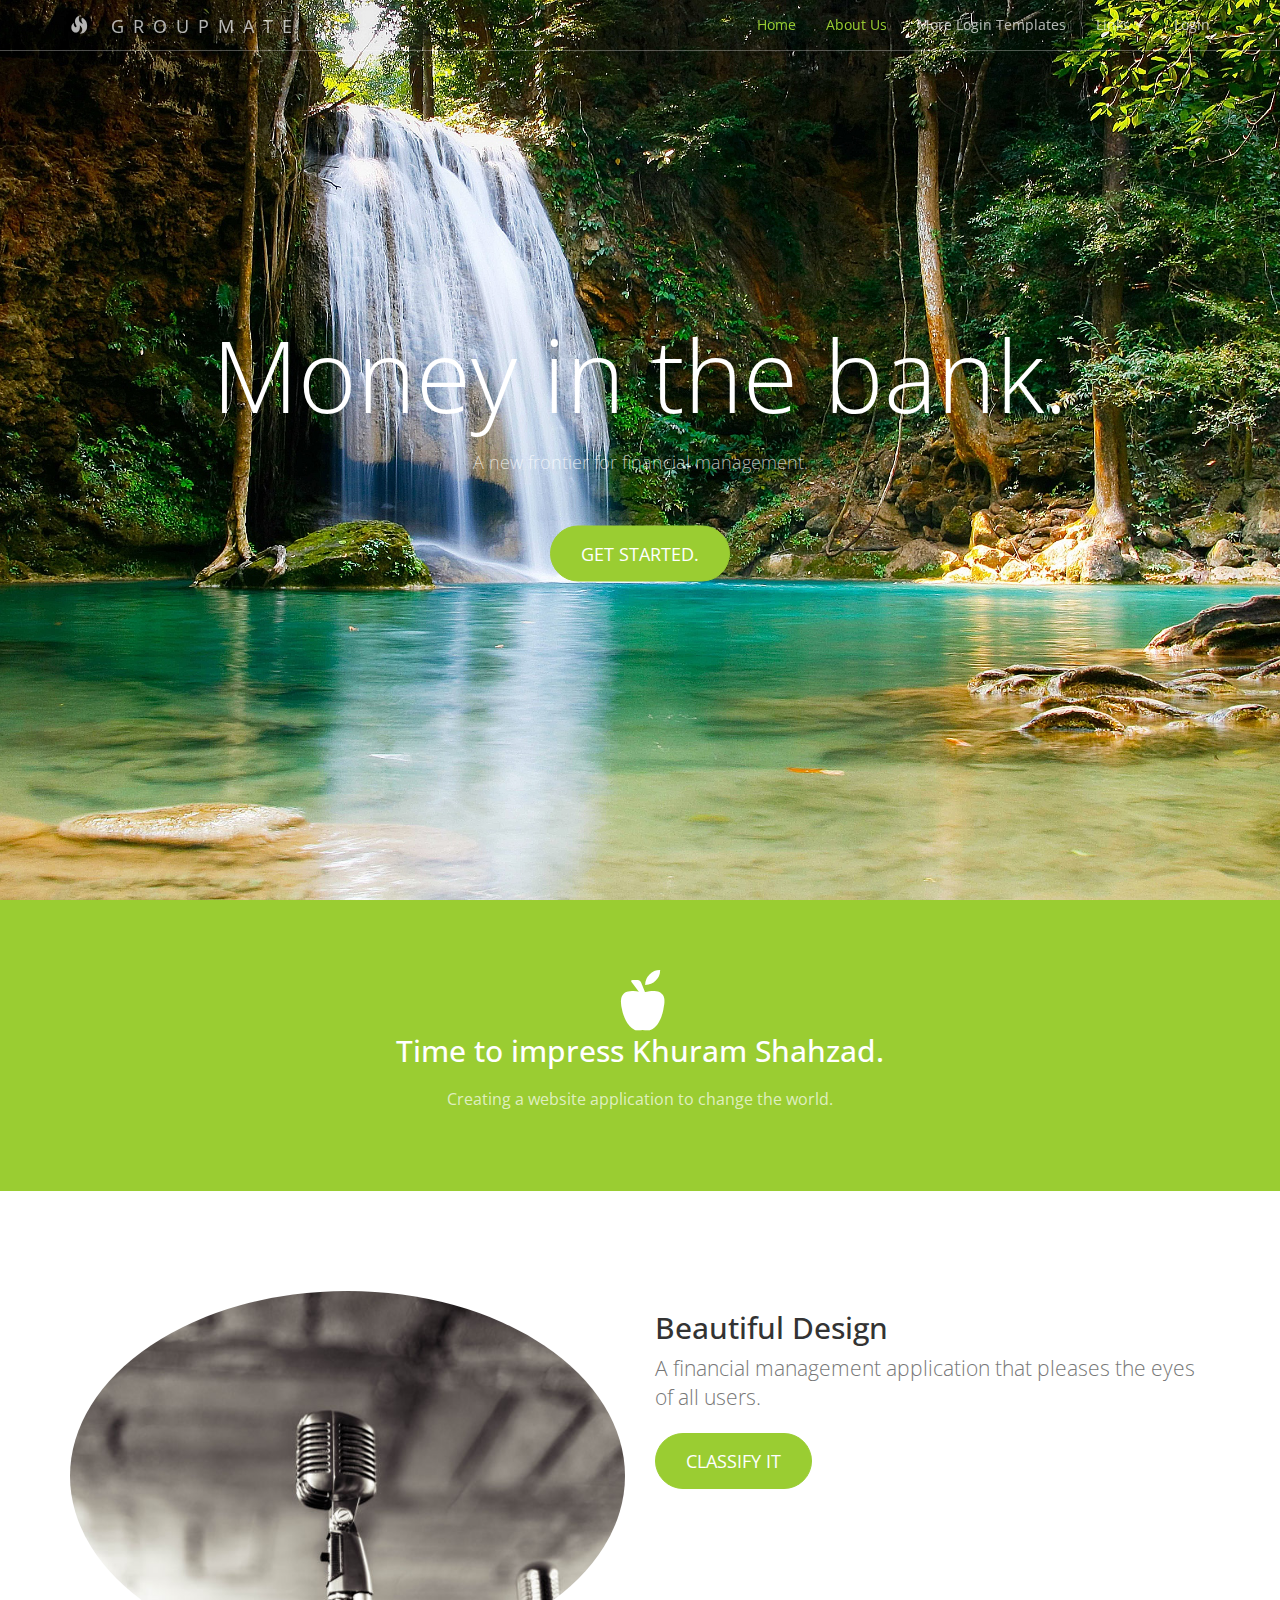
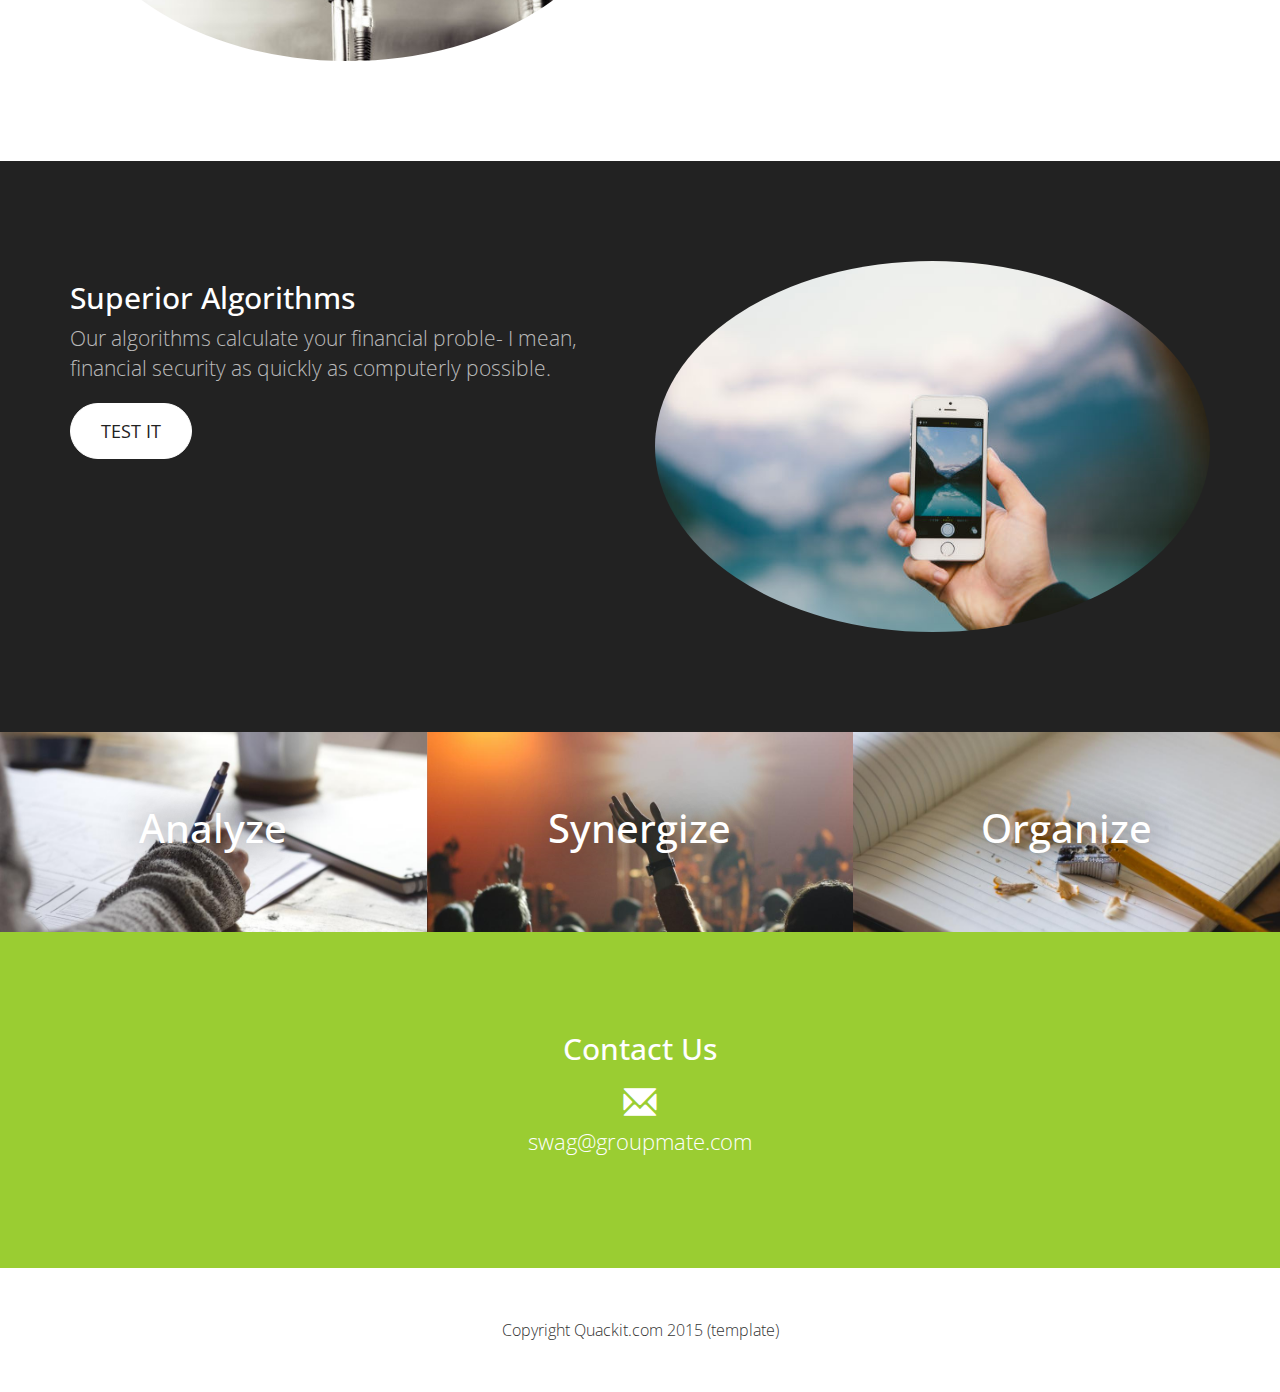
<file: index.html>
<!DOCTYPE html>
<!-- Template by Quackit.com -->
<!-- Images by various sources under the Creative Commons CC0 license and/or the Creative Commons Zero license. 
Although you can use them, for a more unique website, replace these images with your own. -->
<html lang="en">

<head>
    <link rel="shortcut icon" href="/images/user_group.ico">	
    <meta charset="utf-8">
    <meta http-equiv="X-UA-Compatible" content="IE=edge">
    <meta name="viewport" content="width=device-width, initial-scale=1">
    <!-- The above 3 meta tags *must* come first in the head; any other head content must come *after* these tags -->

    <title>Groupmate</title>

    <!-- Bootstrap Core CSS -->
    <link href="css/bootstrap.min.css" rel="stylesheet">

    <!-- Custom CSS: You can use this stylesheet to override any Bootstrap styles and/or apply your own styles -->
    <link href="css/custom.css" rel="stylesheet">

    <!-- HTML5 Shim and Respond.js IE8 support of HTML5 elements and media queries -->
    <!-- WARNING: Respond.js doesn't work if you view the page via file:// -->
    <!--[if lt IE 9]>
        <script src="https://oss.maxcdn.com/libs/html5shiv/3.7.0/html5shiv.js"></script>
        <script src="https://oss.maxcdn.com/libs/respond.js/1.4.2/respond.min.js"></script>
    <![endif]-->

    <!-- Custom Fonts from Google -->
    <link href='http://fonts.googleapis.com/css?family=Open+Sans:300italic,400italic,600italic,700italic,800italic,400,300,600,700,800' rel='stylesheet' type='text/css'>
    
</head>

<body>

    <!-- Navigation -->
    <nav id="siteNav" class="navbar navbar-default navbar-fixed-top" role="navigation">
        <div class="container">
            <!-- Logo and responsive toggle -->
            <div class="navbar-header">
                <button type="button" class="navbar-toggle" data-toggle="collapse" data-target="#navbar">
                    <span class="sr-only">Toggle navigation</span>
                    <span class="icon-bar"></span>
                    <span class="icon-bar"></span>
                    <span class="icon-bar"></span>
                </button>
                <a class="navbar-brand" href="#">
                	<span class="glyphicon glyphicon-fire"></span> 
                	GROUPMATE
                </a>
            </div>
            <!-- Navbar links -->
            <div class="collapse navbar-collapse" id="navbar">
                <ul class="nav navbar-nav navbar-right">
                    <li class="active">
                        <a href="#">Home</a>
                    </li>
                    <li class="active">
                        <a href="aboutus/index.html">About Us</a>
                    </li>
                    <li>
                        <a href="http://designsparkle.com/login-form-templates/">More Login Templates</a>
                    </li>
					<li class="dropdown" font-color="white">
						<a href="#" class="dropdown-toggle" data-toggle="dropdown" role="button" aria-haspopup="true" aria-expanded="false">Links <span class="caret"></span></a>
						<ul class="dropdown-menu" aria-labelledby="about-us">
							<li><a target="_blank" href="https://wiki.cites.illinois.edu/wiki/display/cs411fa15/Schedule">CS 411 Schedule</a></li>
							<li><a target="_blank" href="https://wiki.cites.illinois.edu/wiki/display/cs411fa15/Project+Teams+Fall+2015?src=contextnavchildmode">Project Teams Fall 2015</a></li>
							<li><a target="_blank" href="https://wiki.cites.illinois.edu/wiki/display/cs411fa15/GroupMate">GroupMate Project Page</a></li>
						
							<li><a target="_blank" href="https://wiki.cites.illinois.edu/wiki/display/cs411fa15/Project+Track+1">CS 411 Project Information</a></li>
							<li><a target="_blank" href="http://instantcena.com/">A LITTLE SURPRISE</a></li>
						</ul>
					</li>
                    <li>
                        <a href="/william.html">Login</a>
                    </li>
                </ul>
                
            </div><!-- /.navbar-collapse -->
        </div><!-- /.container -->
    </nav>

	<!-- Header -->
    <header>
        <div class="header-content">
            <div class="header-content-inner">
                <h1>Money in the bank.</h1>
                <p>A new frontier for financial management.</p>
                <a target="_blank" href="#" class="btn btn-primary btn-lg">Get started.</a>
            </div>
        </div>
    </header>

	<!-- Intro Section -->
    <section class="intro">
        <div class="container">
            <div class="row">
                <div class="col-lg-8 col-lg-offset-2">
                	<span class="glyphicon glyphicon-apple" style="font-size: 60px"></span>
                    <h2 class="section-heading">Time to impress Khuram Shahzad.</h2>
                    <p class="text-light">Creating a website application to change the world.</p>
                </div>
            </div>
        </div>
    </section>

	<!-- Content 1 -->
    <section class="content">
        <div class="container">
            <div class="row">
                <div class="col-sm-6">
                    <img class="img-responsive img-circle center-block" src="images/microphone.jpg" alt="">
                </div>
                <div class="col-sm-6">
                	<h2 class="section-header">Beautiful Design</h2>
                	<p class="lead text-muted">A financial management application that pleases the eyes of all users.</p>
                	<a href="#" class="btn btn-primary btn-lg">Classify It</a>
                </div>                
                
            </div>
        </div>
    </section>

	<!-- Content 2 -->
     <section class="content content-2">
        <div class="container">
            <div class="row">
                <div class="col-sm-6">
                	<h2 class="section-header">Superior Algorithms</h2>
                	<p class="lead text-light">Our algorithms calculate your financial proble- I mean, financial security as quickly as computerly possible.</p>
                	<a href="#" class="btn btn-default btn-lg">Test It</a>
                </div>    
                <div class="col-sm-6">
                    <img class="img-responsive img-circle center-block" src="images/iphone.jpg" alt="">
                </div>            
                
            </div>
        </div>
    </section>    

    <!-- Promos -->
	<div class="container-fluid">
        <div class="row promo">
        	<a href="#">
				<div class="col-md-4 promo-item item-1">
					<h3>
						Analyze
					</h3>
				</div>
            </a>
            <a href="#">
				<div class="col-md-4 promo-item item-2">
					<h3>
						Synergize
					</h3>
				</div>
            </a>
			
			<a href="#">
				<div class="col-md-4 promo-item item-3">
					<h3>
						Organize
					</h3>
				</div>
            </a>
        </div>
    </div><!-- /.container-fluid -->
	<!-- Footer -->
    <footer class="page-footer">
    
    	<!-- Contact Us -->
        <div class="contact">
        	<div class="container">
				<h2 class="section-heading">Contact Us</h2>
				
				<p><span class="glyphicon glyphicon-envelope"></span><br> swag@groupmate.com</p>
        	</div>
        </div>
        	
        <!-- Copyright etc -->
        <div class="small-print">
        	<div class="container">
        		<p>Copyright Quackit.com 2015 (template)</p>
        	</div>
        </div>
        
    </footer>

    <!-- jQuery -->
    <script src="js/jquery-1.11.3.min.js"></script>

    <!-- Bootstrap Core JavaScript -->
    <script src="js/bootstrap.min.js"></script>

    <!-- Plugin JavaScript -->
    <script src="js/jquery.easing.min.js"></script>
    
    <!-- Custom Javascript -->
    <script src="js/custom.js"></script>

</body>

</html>
</file>
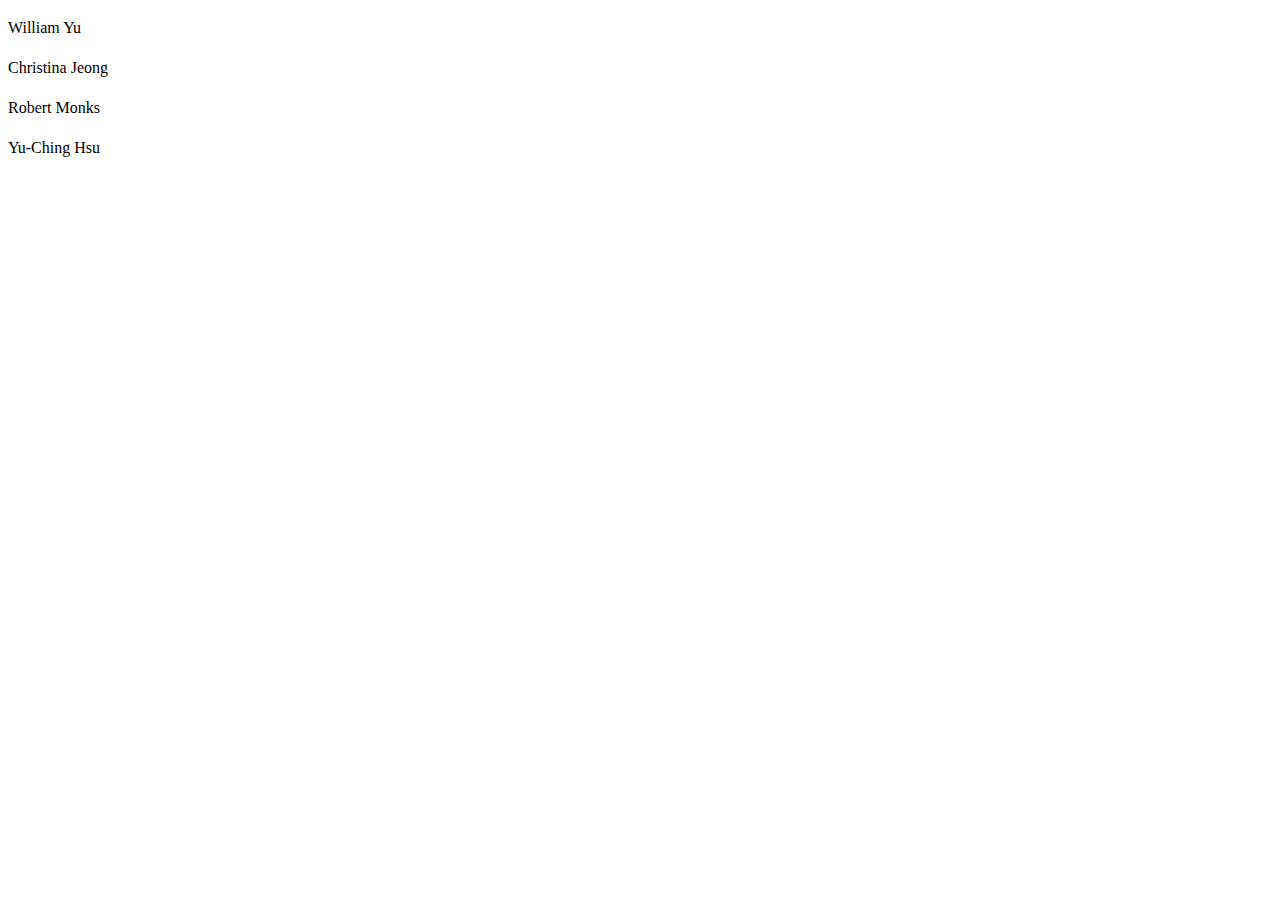
<file: aboutus/index.html>
<!DOCTYPE html>
<html lang='en'>

<head>
    <meta charset="UTF-8" /> 
    <title>
        ABOUT US
    </title>
    <link rel="stylesheet" type="text/css" href="../css/custom.css" />
</head>


<body>
	<div class="about-us" color="red">
		<p> William Yu </p>
		<p> Christina Jeong </p>
		<p> Robert Monks </p>
		<p> Yu-Ching Hsu </p>
	</div>

<div class="gradient"></div>

</body>


</html>
</file>
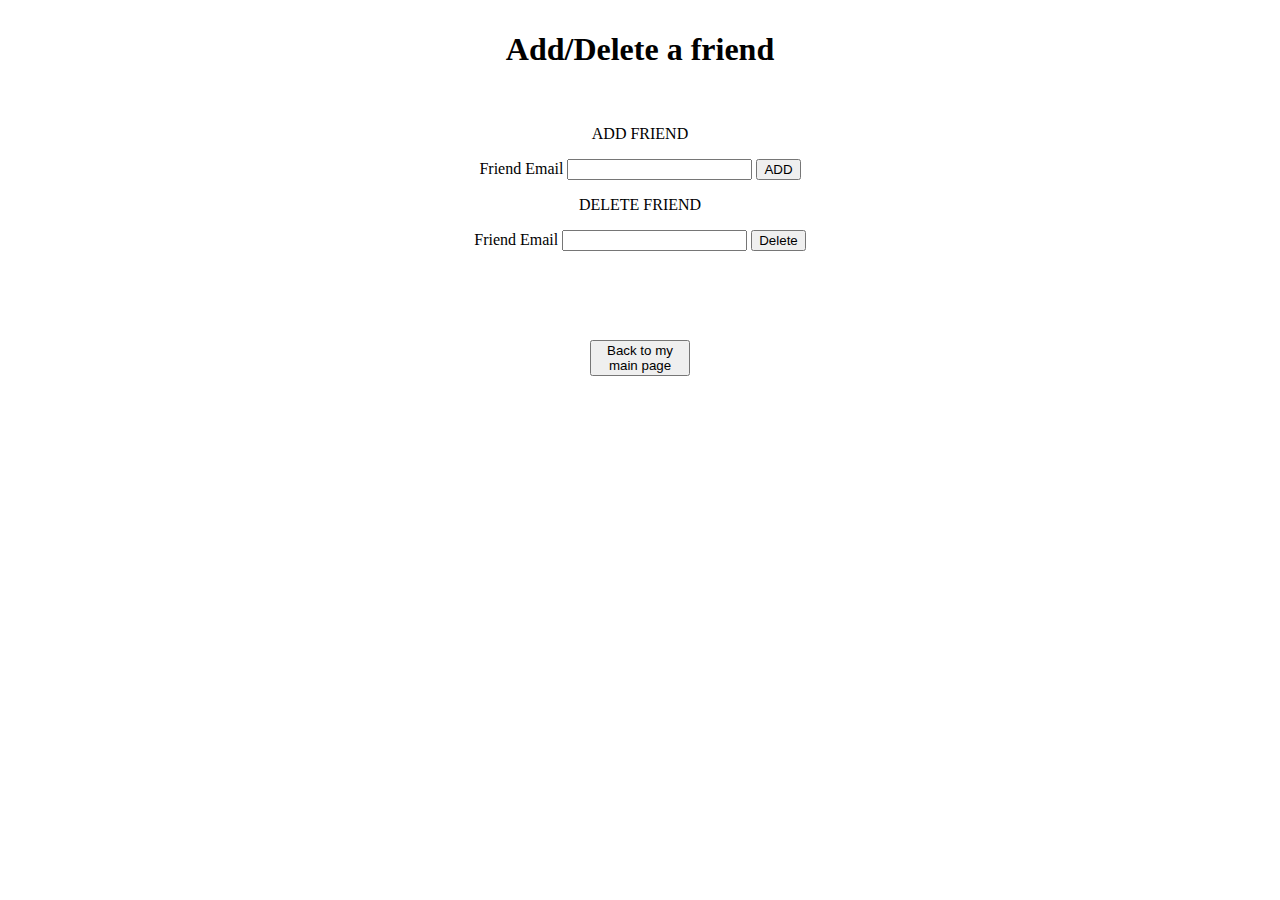
<file: add_friend.html>
<!DOCTYPE html>
<html>


<head>

<style>
	button { 
        	width:100px; 
    	} 
	table.empty{
            border-collapse:collapse;
            empty-cells:hide;
            margin-left:auto; 
	    margin-right:auto;
	   
         }
         td.empty{
            padding:5px;
            border-style:solid;
            border-width:1px;
            border-color:#999999;
         }
	html, body {
        	height: 100%;
        	background-image: url("http://crccs-year9team.wikispaces.com/file/view/tumblr_ls8pgrj2jh1qgebm1o2_250.gif/275067662/308x212/tumblr_ls8pgrj2jh1qgebm1o2_250.gif");
    		background-repeat: repeat-y;
    	}
    	
    	html {
        	display: table;
        	margin: auto;
    	}
    	body {
        	display: table-cell;
        	vertical-align: top;
    	}
    	#header {
        	background-color:transparent;
        	color:black;
        	text-align:center;
        	padding:10px;
    	}
    	#nav {
        	width:100px;
        	height:100px;
        	float:left;
        	line-height:30px;
        	padding:10px;
        	      
    	}
    	#section {
        	width:720px;
        	height:100px;
        	float:left;
        	color:black;
        	padding:10px;
    	}
    	#footer {
        	background-color:transparent;
        	color:black;
        	clear:both;
        	text-align:center;
        	padding:10px;	 	 
    	}
    	button { 
        	width:100px; 
    	}
    	
    	 
</style>
</head>

<body>

<div id="header">
	<h1>Add/Delete a friend</h1>
	<!--
	<h1> My Main Page </h1>
	<table class="empty">
	<tr>   
	<td class="empty">TOTAL BALANCE:</td>
        <td class="empty">YOU OWE:</td>
        <td class="empty">YOU ARE OWED:</td>
	</tr>
	</table>
	-->
	<form action="add_friend.php">
<div id="section">
	<table align="center" width="500">
	<tr>
    	<td></td>		
  	</tr>

  	
	</table>
	<table align="center" width="500">
	<tr>
    	<td>
		<p>ADD FRIEND</p>
    		<form action="add_friend.php" method="get">
			Friend Email <input type="text" name="id">
			<input type="submit" value="ADD">
		</form>
		
		<p>DELETE FRIEND</p>
		<form action="delete_friend.php" method="get">
			Friend Email <input type="text" name="id2">
			<input type="submit" value="Delete">
		</form>
    	</td>		
  	</tr>	
	</table>
	
</div>
</form>
</div>


<div id="nav">
	<!--
	<div class="btn-group-vertical" role="group" aria-label="...">
        <button onclick="location.href = 'http://groupmate.web.engr.illinois.edu/add_friend.html';" type="button" class="btn btn-default">Add a friend</button>
        <button onclick="location.href = 'http://groupmate.web.engr.illinois.edu/group.php';" type="button" class="btn btn-default">Add a group</button>
        <button onclick="location.href = 'http://groupmate.web.engr.illinois.edu/yuching.html';" type="button" class="btn btn-default">Add a transaction</button>
        <button onclick="location.href = 'http://groupmate.web.engr.illinois.edu/transaction.php';" type="button" class="btn btn-default">Add a bill</button>
        <button onclick="location.href = 'http://groupmate.web.engr.illinois.edu/main_page.php';" type="button" class="btn btn-default">Back to my main page</button>
        
        <button type="button" class="btn btn-default">Log out</button>
    	</div>
    	-->
</div>

<div id="footer">
	<button onclick="location.href = 'http://groupmate.web.engr.illinois.edu/main_page.php';" type="button" class="btn btn-default">Back to my main page</button>
</footer>

</body>
</html>
</file>
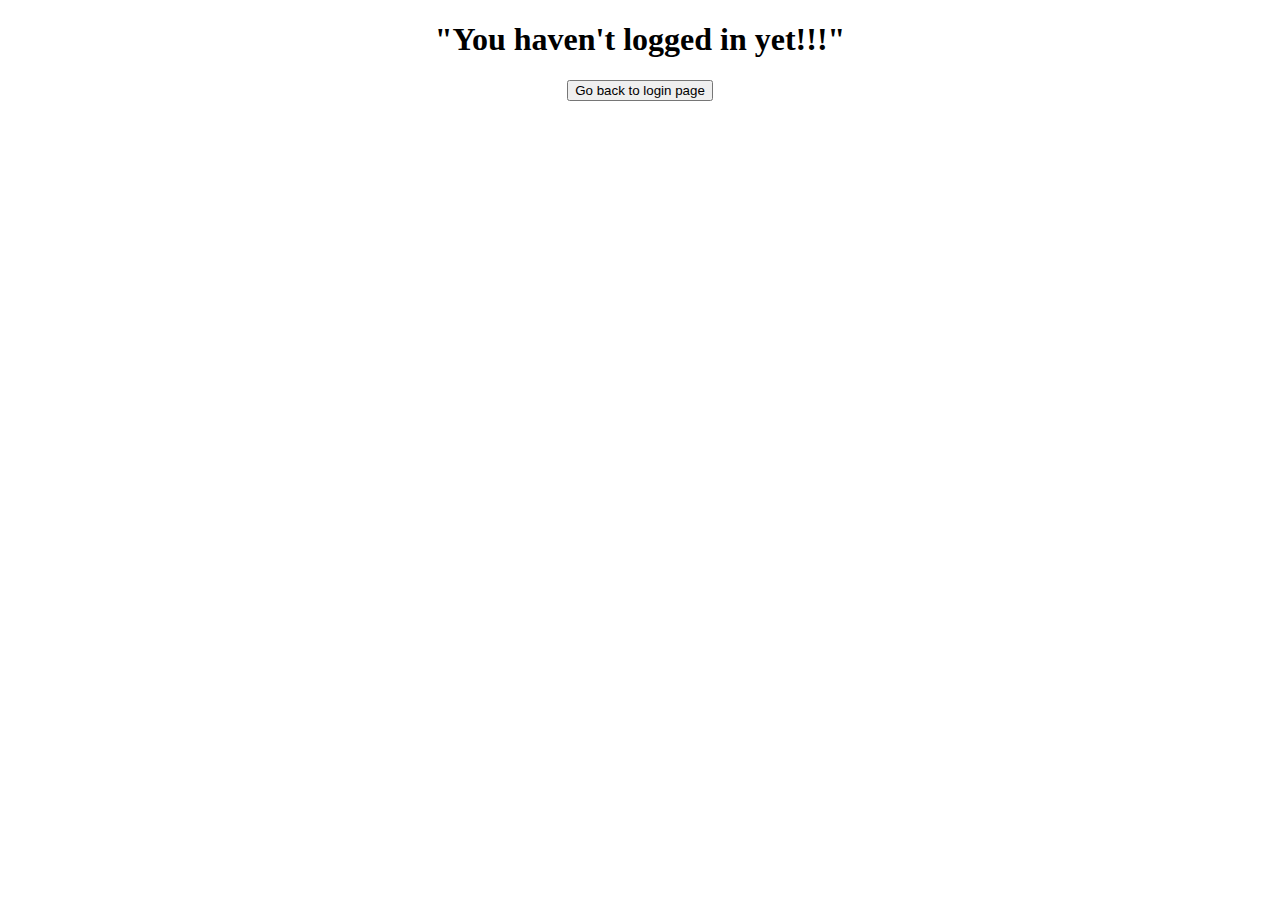
<file: Not_logged_in.html>
<!DOCTYPE html>
<html>
<head>

</head>
<body>
<center><h1>"You haven't logged in yet!!!"</h1></center>
<center><button onclick="location.href = 'http://groupmate.web.engr.illinois.edu/william.html';" type = "button" >Go back to login page</button></center>
</body>
</html>
</file>
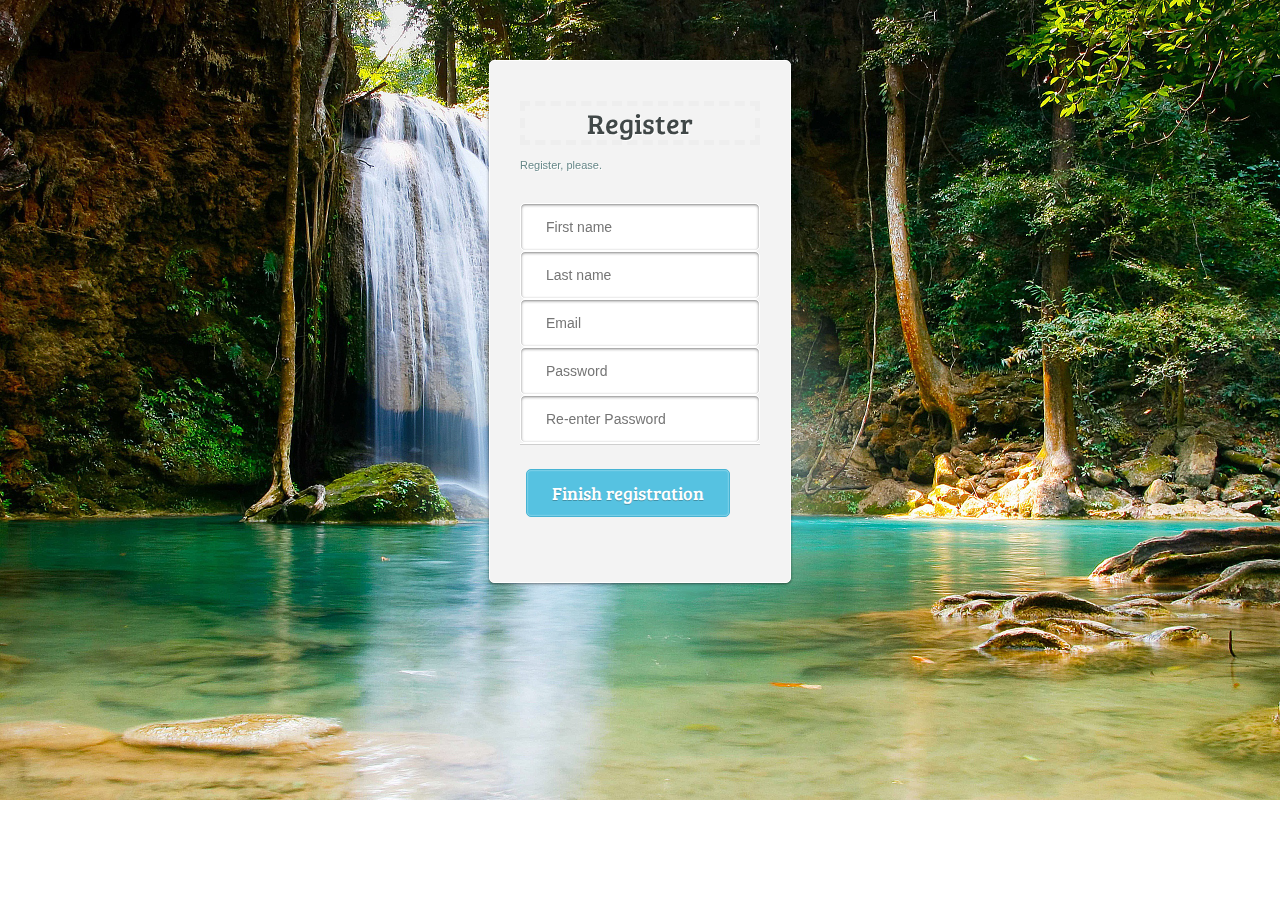
<file: registration.html>
<!DOCTYPE html>

<html lang='en'>
<head>
    <meta charset="UTF-8" /> 
    <title>
        FOR REGISTRATION ONLY
    </title>
    <link rel="stylesheet" type="text/css" href="css/style.css" />
</head>
<body>

	<form name="login-form" class="login-form" method="post" action="register.php">
	
		<div class="header">
		<h1>Register</h1>
		<span>Register, please.</span>
		</div>
	
		<div class="content">
		<input name="rfirstname" type="text" class="input firstname" placeholder="First name" />
		
		
		<input name="rlastname" type="text" class="input lastname" placeholder="Last name" />
		
		
		<input name="remail" type="text" class="input email" placeholder="Email" />
		
		
		<input name="rpassword1" type="text" class="input password" placeholder="Password" />
		
		
		<input name="rpassword2" type="text" class="input password1" placeholder="Re-enter Password" />
		
		

		

		<div class="footer">
			<form action="register.php">
			<!-- option for adding a group -->
			<input type="submit" name="submit" value="Finish registration" class="button" />
			</form>
		</div>
	
	</form>


</div>
<div class="gradient"></div>





</body>
</html>
</file>
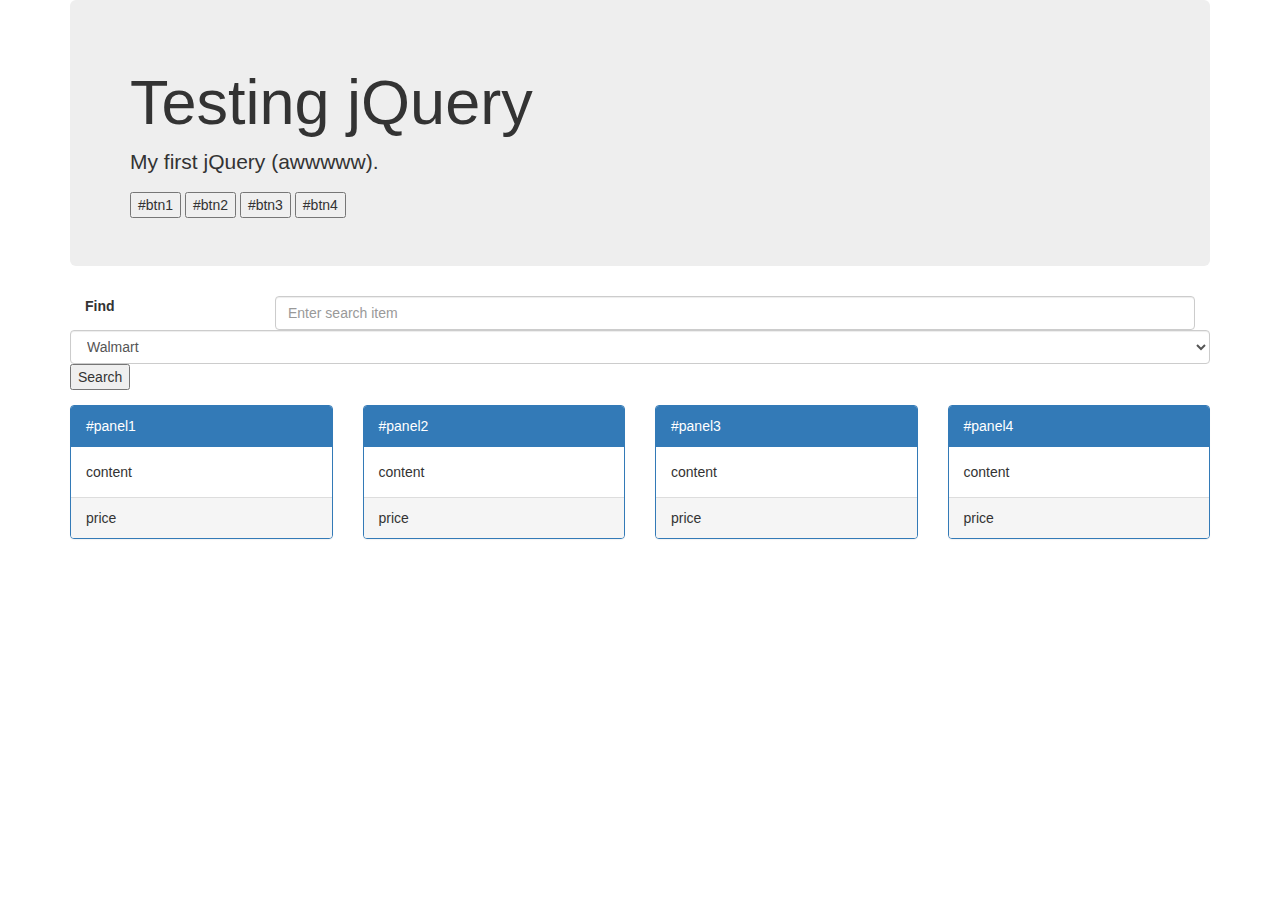
<file: test_jquery.html>
<!DOCTYPE html>
<html lang="en">
<head>
    <title>Test jQuery</title>
    <link rel="stylesheet" href="bootstrap-3.3.5-dist/css/bootstrap.min.css">
    <meta http-equiv="Content-Type" content="text/html; charset=utf-8"/>
</head>
    
<body>

<div class="container">
    <div class="jumbotron">
        <h1>Testing jQuery</h1>
        <p>My first jQuery (awwwww).</p>
            
        <button class="panel-button" data-panelid="panel1">#btn1</button>
        <button class="panel-button" data-panelid="panel2">#btn2</button>
        <button class="panel-button" data-panelid="panel3">#btn3</button>
        <button class="panel-button" data-panelid="panel4">#btn4</button>
    </div>

    <form>
    <div class="form-group">
        <label for="search" class="col-sm-2 control-label">Find</label>
        <div class="col-sm-10">
        <input type="text" class="form-control" id="searchInput" type="text" placeholder="Enter search item">
        </div>
        <select class="form-control">
            <option selected value="walmart">Walmart</option>
            <option value="meijer">Meijer</option>
        </select>
        <button class="search-button" data-panelid="searchEnter">Search</button>
    </div>
    
    </form>

    <div class="row">
        <div class="col-xs-3">
            <div id="panel1" class="panel panel-primary">
                <div class="panel-heading">
                    #panel1
                </div>
                <div class="panel-body">
                    content
                </div>
                <div class="panel-footer">
                    price
                </div>
            </div>
        </div>

        <div class="col-xs-3">
            <div id="panel2" class="panel panel-primary">
                <div class="panel-heading">
                    #panel2
                </div>
                <div class="panel-body">
                    content
                </div>
                <div class="panel-footer">
                    price
                </div>
            </div>
        </div>

        <div class="col-xs-3">
            <div id="panel3" class="panel panel-primary">
                <div class="panel-heading">
                    #panel3
                </div>
                <div class="panel-body">
                    content
                </div>
                <div class="panel-footer">
                    price
                </div>
            </div>
        </div>
        
        <div class="col-xs-3">
            <div id="panel4" class="panel panel-primary">
                <div class="panel-heading">
                    #panel4
                </div>
                <div class="panel-body">
                    content
                </div>
                <div class="panel-footer">
                    price
                </div>
            </div>
        </div>
    </div>
</div>

<script src="https://ajax.googleapis.com/ajax/libs/jquery/1.11.3/jquery.min.js"></script>
    
<script>
    results = {}; // contains search results in hash table
    
    $(document).ready(function(){
        
        $('.panel-button').click(function(){
            var panelID = $(this).attr('data-panelid');
            $('#'+panelID).toggle();   
        });
        
        $('.search-button').click(function(){
            var stuff = $("#searchInput").val();
            var store = $('.form-control').find("option:selected").text();
            $("#searchInput").append($('br')).append($('stuff'));
            searchFor(stuff);
            return false;
        });
        
        $('#searchInput').click(function() {
            this.value='';
        });
 
        // web-crawler attempt #1 - without CORS extension
        /*
        var xhr = new XMLHttpRequest();
        xhr.open("GET", "http://www.walmart.com/", true);
        xhr.setRequestHeader("Access-Control-Allow-Origin", "*");
        xhr.setRequestHeader("Access-Control-Allow-Methods", "POST, GET, OPTIONS, DELETE, PUT");
        xhr.setRequestHeader("Access-Control-A")
        xhr.responseText("Origin", "*");
        xhr.withCredentials = false;
        xhr.onload = function() {
            console.log(xhr.responseText);
        }
        xhr.send();
        */
        // web-crawler attempt #2 - works only on chrome with CORS extension
        /*
        $.ajax({            
          // This works with Google Chrome with the CORS extension enabled
          // The 'type' property sets the HTTP method.
          // A value of 'PUT' or 'DELETE' will trigger a preflight request.
          type: 'GET',
            
          crossDomain: true,
    
          // The URL to make the request to.
          url: 'http://www.walmart.com/search/?query=orange%20juice',

          // The 'contentType' property sets the 'Content-Type' header.
          // The JQuery default for this property is
          // 'application/x-www-form-urlencoded; charset=UTF-8', which does not trigger
          // a preflight. If you set this value to anything other than
          // application/x-www-form-urlencoded, multipart/form-data, or text/plain,
          // you will trigger a preflight request.
          contentType: 'text/plain',

          xhrFields: {
            // The 'xhrFields' property sets additional fields on the XMLHttpRequest.
            // This can be used to set the 'withCredentials' property.
            // Set the value to 'true' if you'd like to pass cookies to the server.
            // If this is enabled, your server must respond with the header
            // 'Access-Control-Allow-Credentials: true'.
            withCredentials: false
          },

          headers: {
            // Set any custom headers here.
            // If you set any non-simple headers, your server must include these
            // headers in the 'Access-Control-Allow-Headers' response header.
              'Access-Control-Allow-Origin': '*',
              'Access-Control-Allow-Methods': 'POST, GET, OPTIONS, DELETE, PUT',
              'Access-Control-Max-Age': '1000',
              'Access-Control-Allow-Headers': 'x-requested-with, Content-Type, origin, authorization, accept, client-security-token'
          },

          success: function(data) {
            // Here's where you handle a successful response.
              console.log("this is working?!"+data);
          },

          error: function() {
            // Here's where you handle an error response.
            // Note that if the error was due to a CORS issue,
            // this function will still fire, but there won't be any additional
            // information about the error.
          }
        });
        */

        // web-crawler attempt #3 - works using Walmart API
        function searchFor(someItem) {
            $.ajax({
                url: "http://api.walmartlabs.com/v1/search?"+
                     "apiKey=2ngydndmvt9ezwsh65xyeaws&format=json&numItems=25"+
                     "&query=" + someItem + "&callback=?",
                dataType: "jsonp",
                success: function ( response ) {
                    console.log( response ); // checking server response
                    results[someItem] = [];
                    for (var i = 0; i < 25; i++) { // max numItems handled by API=25
                        var a = {"name": response.items[i].name, 
                                 "price": response.items[i].salePrice, 
                                 "productURL": response.items[i].productUrl, 
                                 "image": response.items[i].thumbnailImage };
                        results[someItem].push(a);
                        console.log(results[someItem][i]); // printing result
                    }
                    displayResultsInPanel(someItem);
                }
            });
        }
        
        function displayResultsInPanel(someItem) {
            var k = 1;
            for (var i = 0; i < 4; i++) {
                $('#panel'+k).children()[0].innerHTML = results[someItem][i]["name"];
                $('#panel'+k).children()[1].innerHTML = "<img src=\""+results[someItem][i]["image"]+"\">";
                $('#panel'+k).children()[2].innerHTML = "<center>$" + results[someItem][i]["price"];
                k++;
            }
        }
        
    }); // this is the end of script brackets
</script>
    
</body>
</html>
</file>
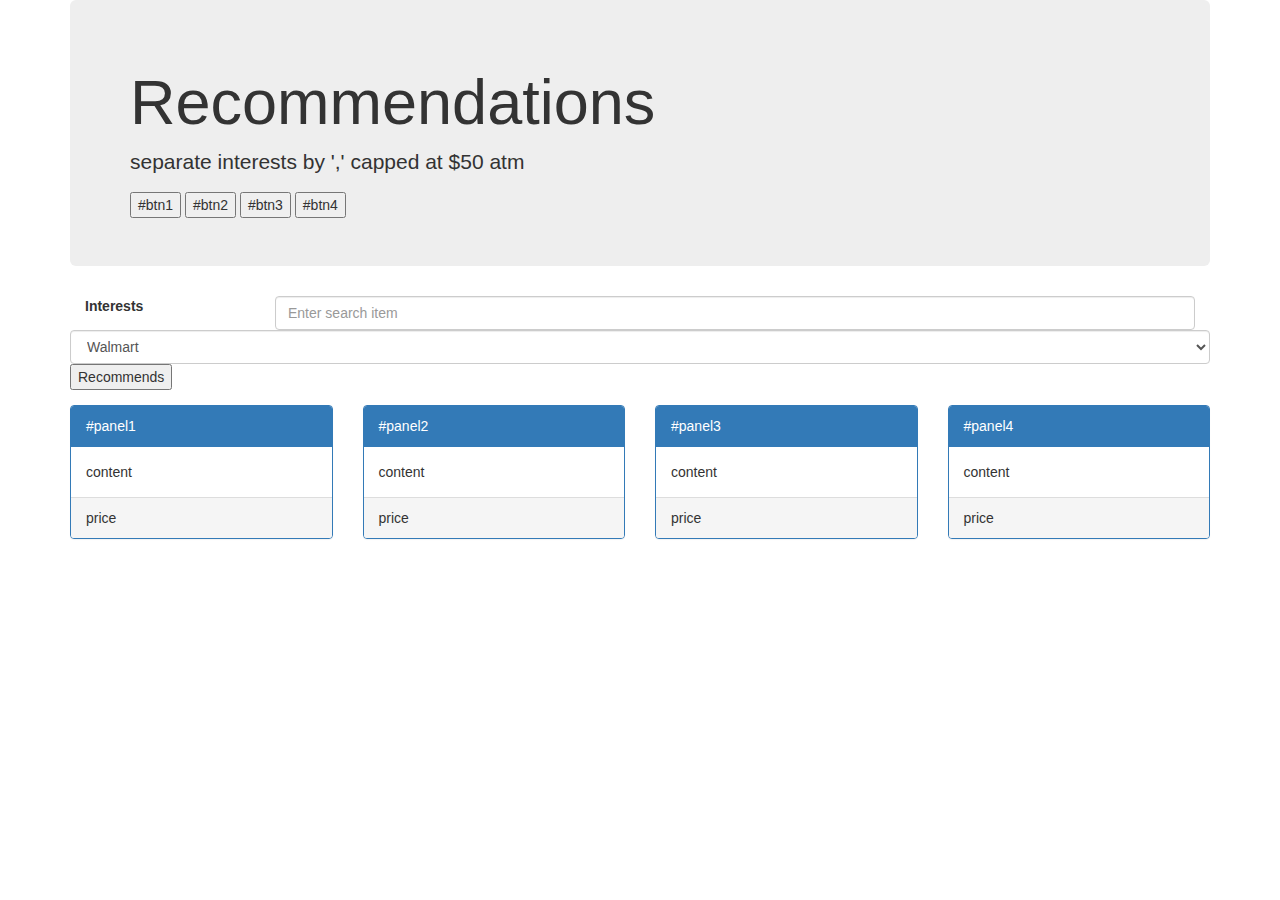
<file: test_recquery.html>
<!DOCTYPE html>
<html lang="en">
<head>
    <title>Test jQuery</title>
    <link rel="stylesheet" href="bootstrap-3.3.5-dist/css/bootstrap.min.css">
    <meta http-equiv="Content-Type" content="text/html; charset=utf-8"/>
</head>
    
<body>

<div class="container">
    <div class="jumbotron">
        <h1>Recommendations</h1>
        <p>separate interests by ',' capped at $50 atm</p>
            
        <button class="panel-button" data-panelid="panel1">#btn1</button>
        <button class="panel-button" data-panelid="panel2">#btn2</button>
        <button class="panel-button" data-panelid="panel3">#btn3</button>
        <button class="panel-button" data-panelid="panel4">#btn4</button>
    </div>

    <form>
    <div class="form-group">
        <label for="search" class="col-sm-2 control-label">Interests</label>
        <div class="col-sm-10">
        <input type="text" class="form-control" id="searchInput" type="text" placeholder="Enter search item">
        </div>
        <select class="form-control">
            <option selected value="walmart">Walmart</option>
            <option value="meijer">Meijer</option>
        </select>
        <button class="search-button" data-panelid="searchEnter">Recommends</button>
    </div>
    
    </form>

    <div class="row">
        <div class="col-xs-3">
            <div id="panel1" class="panel panel-primary">
                <div class="panel-heading">
                    #panel1
                </div>
                <div class="panel-body">
                    content
                </div>
                <div class="panel-footer">
                    price
                </div>
            </div>
        </div>

        <div class="col-xs-3">
            <div id="panel2" class="panel panel-primary">
                <div class="panel-heading">
                    #panel2
                </div>
                <div class="panel-body">
                    content
                </div>
                <div class="panel-footer">
                    price
                </div>
            </div>
        </div>

        <div class="col-xs-3">
            <div id="panel3" class="panel panel-primary">
                <div class="panel-heading">
                    #panel3
                </div>
                <div class="panel-body">
                    content
                </div>
                <div class="panel-footer">
                    price
                </div>
            </div>
        </div>
        
        <div class="col-xs-3">
            <div id="panel4" class="panel panel-primary">
                <div class="panel-heading">
                    #panel4
                </div>
                <div class="panel-body">
                    content
                </div>
                <div class="panel-footer">
                    price
                </div>
            </div>
        </div>
    </div>
</div>

<script src="https://ajax.googleapis.com/ajax/libs/jquery/1.11.3/jquery.min.js"></script>
    
<script>
    results = {}; // contains search results in hash table
    
    $(document).ready(function(){
        
        $('.panel-button').click(function(){
            var panelID = $(this).attr('data-panelid');
            $('#'+panelID).toggle();   
        });
        
        $('.search-button').click(function(){
            var stuff = $("#searchInput").val();
            var interests = stuff.split(',');
            console.log(interests);
            var concatedStuffs = interests[0];
            for (var j = 1; j < interests.length; j++) {
                interests[j] = interests[j].trim();
                concatedStuffs += (" OR " + interests[j]);
            }
            console.log(concatedStuffs); // checking out if method is working
            var store = $('.form-control').find("option:selected").text();
            $("#searchInput").append($('br')).append($('stuff'));
            var priceCeiling = 50; // capped ceiling dollar amount of item
            searchFor(concatedStuffs, priceCeiling);
            return false;
        });
        
        $('#searchInput').click(function() {
            this.value='';
        });
 
        // web-crawler attempt #3 - works using Walmart API
        function searchFor(someItem, price) {
            $.ajax({
                url: "http://api.walmartlabs.com/v1/search?"+
                     "apiKey=2ngydndmvt9ezwsh65xyeaws&format=json&numItems=25"+
                     "&query=" + someItem + "&facet=on&facet.range=price:[0 TO "+
                     price + "]&callback=?",
                dataType: "jsonp",
                success: function ( response ) {
                    console.log( response ); // checking server response
                    results[someItem] = [];
                    for (var i = 0; i < 25; i++) { // max numItems handled by API=25
                        var a = {"name": response.items[i].name, 
                                 "price": response.items[i].salePrice, 
                                 "productURL": response.items[i].productUrl, 
                                 "image": response.items[i].thumbnailImage };
                        results[someItem].push(a);
                        console.log(results[someItem][i]); // printing result
                    }
                    displayResultsInPanel(someItem);
                }
            });
        }
        
        function displayResultsInPanel(someItem) {
            var k = 1;
            for (var i = 0; i < 4; i++) {
                $('#panel'+k).children()[0].innerHTML = results[someItem][i]["name"];
                $('#panel'+k).children()[1].innerHTML = "<img src=\""+results[someItem][i]["image"]+"\">";
                $('#panel'+k).children()[2].innerHTML = "<center>$" + results[someItem][i]["price"];
                k++;
            }
        }
        
    }); // this is the end of script brackets
</script>
    
</body>
</html>
</file>
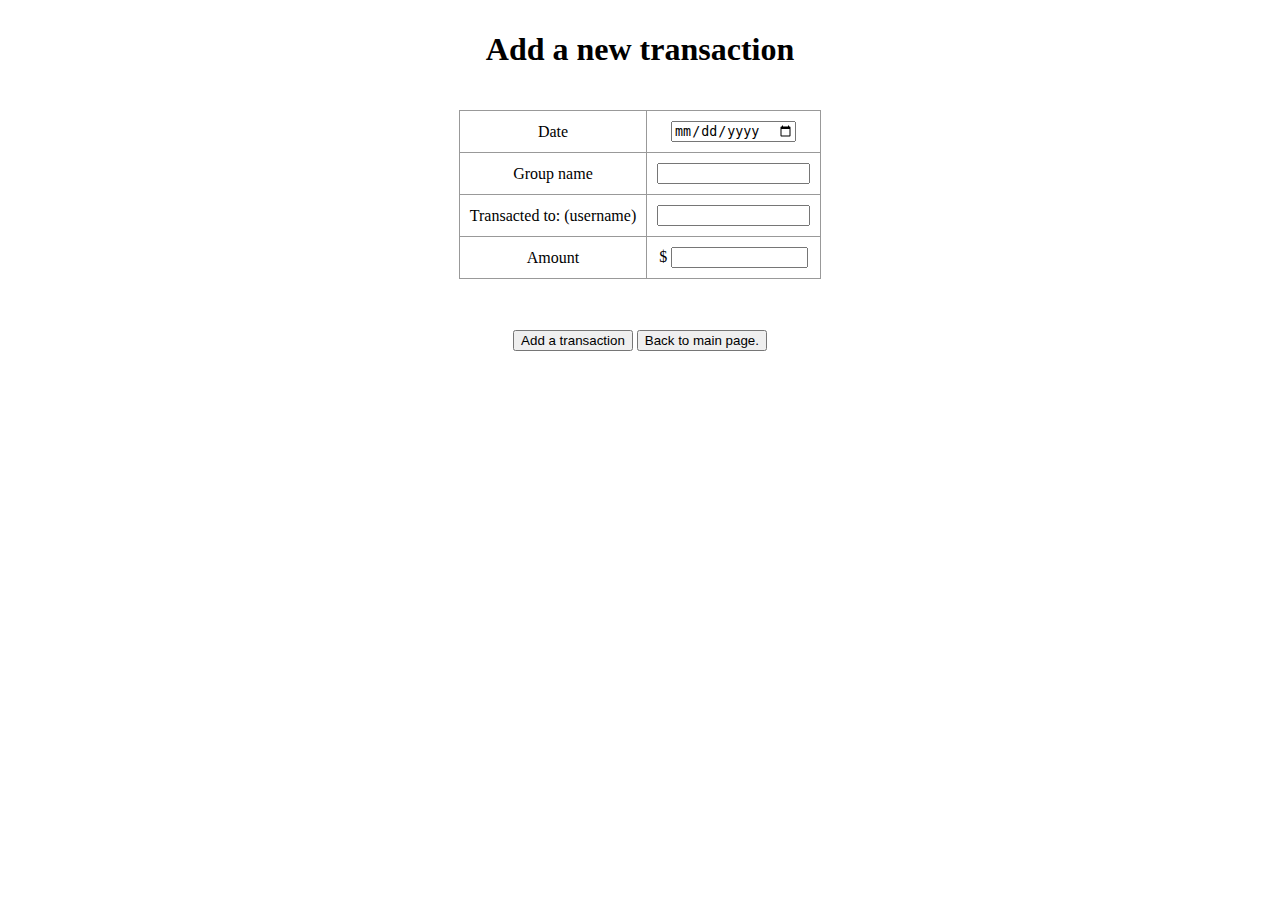
<file: yuching.html>
<!DOCTYPE html>
<html>
<head>
<style>
	button {
     		width: 23em;
     		height: 2em;
     		border-collapse:seperate;
	}
	table.empty{
            border-collapse:collapse;
            empty-cells:hide;
            <!--margin-left:auto; -->
	    <!--margin-right:auto;-->
	    width: 100%;
         }
         td.empty{
            padding:10px;
            border-style:solid;
            border-width:1px;
            border-color:#999999;
         }
	html, body {
        	height: 100%;
    	}
    	html {
        	display: table;
        	margin: auto;
    	}
    	body {
        	display: table-cell;
        	vertical-align: top;
    	}
    	#header {
        	background-color:white;
        	color:black;
        	text-align:center;
        	padding:10px;
    	}
    	#section {
        	width:1000px;
        	text-align:center;
        	height:200px;
        	float:center;
        	color:black;
        	padding:10px;
    	}
    	#footer {
        	background-color:white;
        	color:black;
        	clear:both;
        	text-align:center;
        	padding:10px;	 	 
    	}
</style>
</head>

<body>
<div id="header">
	<h1> Add a new transaction</h1>	
</div>
<form action="yuching.php" method="post">
<div id="section">
	<table class="empty" align="center">
	<!-- Add PHP here -->
	<tr>   
	<td class="empty"> Date</td>
	<td class="empty"><input type="date" name="transact_day"></td>
	</tr>
	<tr>
	<td class="empty"> Group name</td>
	<td class="empty"><input type="text" name="group_name" size = 16></td>
	</tr>
	<tr>
	<td class="empty"> Transacted to: (username)</td>
	<td class="empty"><input type="text" name="to_name" size = 16></td>
	</tr>
	<tr>
	<td class="empty"> Amount</td>
	<td class="empty">$ <input type="text" name="money_amount" size = 14></td>
	</tr>
	</table>
	
</div>

<div id="footer">
	<form action="yuching.php" method="post">
		<input type="submit" name="submit" value="Add a transaction">
		<input type="submit" name="submit" value="Back to main page.">
	</form>
		
</div>
</form>


</body>
</html>
</file>
<file: css/custom.css>
html,
body {
    width: 100%;
    height: 100%;
    font-family: 'Open Sans','Helvetica Neue',Arial,sans-serif;
}

a {
    color: yellowgreen;
    -webkit-transition: all .35s;
    -moz-transition: all .35s;
    transition: all .35s;
}

a:hover,
a:focus {
    color: forestgreen;
}

p {
    font-size: 16px;
    line-height: 1.5;
}

header {
    position: relative;
    width: 100%;
    min-height: auto;
    text-align: center;
    color: #fff;
    background-image: url('../images/7014890-beautiful-waterfall-hd-pics.jpg');
    background-position: center;
    -webkit-background-size: cover;
    -moz-background-size: cover;
    background-size: cover;
    -o-background-size: cover;
}

header .header-content {
    position: relative;
    width: 100%;
    padding: 100px 15px 70px;
    text-align: center;
}

header .header-content .header-content-inner h1 {
    margin-top: 0;
    margin-bottom: 20px;
    font-size: 50px;
    font-weight: 300;
}

header .header-content .header-content-inner p {
    margin-bottom: 50px;
    font-size: 16px;
    font-weight: 300;
    color: rgba(255,255,255,.7);
}

@media(min-width:768px) {
    header {
        min-height: 100%;
    }

    header .header-content {
        position: absolute;
        top: 50%;
        padding: 0 50px;
        -webkit-transform: translateY(-50%);
        -ms-transform: translateY(-50%);
        transform: translateY(-50%);
    }

    header .header-content .header-content-inner {
        margin-right: auto;
        margin-left: auto;
        max-width: 1000px;
    }

	header .header-content .header-content-inner h1 {
    	font-size: 100px;
		}

    header .header-content .header-content-inner p {
        margin-right: auto;
        margin-left: auto;
        max-width: 80%;
        font-size: 18px;
    }
}

.section-heading {
    margin-top: 0;
    margin-bottom: 20px;
}

.intro {
	color: #fff;
    background-color: yellowgreen;
    padding: 70px 0;
    text-align: center;
}

.content {
    padding: 100px 0;
}

.content-2 {
	color: #fff;
    background-color: #222;
}

.content-3 {
	padding: 20px 0 40px;
	text-align: center;
}

.promo,
.promo h3,
.promo a:link,
.promo a:visited,
.promo a:hover,
.promo a:active {
    color: white;
	text-shadow: 0px 0px 40px black;
    text-decoration: none;
}

.promo-item {
    height: 200px;
    line-height: 180px;
    text-align: center;
}

.promo-item:hover {
    background-size: 110%; 
    border: 10px solid rgba(255,255,255,0.3);
    line-height: 160px;
}

.promo-item h3 {
    font-size: 40px;
    display: inline-block;
    vertical-align: middle;
}

.item-1 {
	background: url('../images/writing.jpg');
	}
	
.item-2 {
	background: url('../images/concert.jpg');
	}
	
.item-3 {
	background: url('../images/pencil_sharpener.jpg');
	}
		
.item-1,
.item-2,
.item-3 {
	background-size: cover;
	background-position: 50% 50%;
	}

.page-footer {
	text-align: center;
	}

.page-footer .contact {
	padding: 100px 0;
	background-color: yellowgreen;
	color: #fff;
	}

.page-footer .contact p {
	font-size: 22px;
	font-weight: 300;
	}
	
.content-3 .glyphicon,	
.page-footer .contact .glyphicon {
	font-size: 32px;
	font-weight: 700;
	}
		
.page-footer .small-print {
	padding: 50px 0 40px;
	font-weight: 300;
	}

.text-light {
    color: rgba(255,255,255,.7);
}

.navbar-default {
    border-color: rgba(34,34,34,.05);
    background-color: #fff;
    -webkit-transition: all .35s;
    -moz-transition: all .35s;
    transition: all .35s;
}

.navbar-default .navbar-header .navbar-brand {
    color: yellowgreen;
}

.navbar-default .navbar-header .navbar-brand:hover,
.navbar-default .navbar-header .navbar-brand:focus {
    color: #eb3812;
}

.navbar-default .nav > li>a,
.navbar-default .nav>li>a:focus {
    color: #222;
}

.navbar-default .nav > li>a:hover,
.navbar-default .nav>li>a:focus:hover {
    color: yellowgreen;
}

.navbar-default .nav > li.active>a,
.navbar-default .nav>li.active>a:focus {
    color: yellowgreen!important;
    background-color: transparent;
}

.navbar-default .nav > li.active>a:hover,
.navbar-default .nav>li.active>a:focus:hover {
    background-color: transparent;
}

@media(min-width:768px) {
    .navbar-default {
        border-color: rgba(255,255,255,.3);
        background-color: transparent;
    }

    .navbar-default .navbar-header .navbar-brand {
        color: rgba(255,255,255,.7);
        letter-spacing: 0.5em;
    }

    .navbar-default .navbar-header .navbar-brand:hover,
    .navbar-default .navbar-header .navbar-brand:focus {
        color: #fff;
    }

    .navbar-default .nav > li>a,
    .navbar-default .nav>li>a:focus {
        color: rgba(255,255,255,.7);
    }

    .navbar-default .nav > li>a:hover,
    .navbar-default .nav>li>a:focus:hover {
        color: #fff;
    }

    .navbar-default.affix {
        border-color: #fff;
        background-color: #fff;
        box-shadow: 0px 7px 20px 0px rgba(0,0,0,0.1);
    }

    .navbar-default.affix .navbar-header .navbar-brand {
        letter-spacing: 0;
        color: yellowgreen;
    }

    .navbar-default.affix .navbar-header .navbar-brand:hover,
    .navbar-default.affix .navbar-header .navbar-brand:focus {
        color: #eb3812;
    }

    .navbar-default.affix .nav > li>a,
    .navbar-default.affix .nav>li>a:focus {
        color: #222;
    }

    .navbar-default.affix .nav > li>a:hover,
    .navbar-default.affix .nav>li>a:focus:hover {
        color: yellowgreen;
    }
}

.btn-default {
    border-color: #fff;
    color: #222;
    background-color: #fff;
    -webkit-transition: all .35s;
    -moz-transition: all .35s;
    transition: all .35s;
}

.btn-default:hover,
.btn-default:focus,
.btn-default.focus,
.btn-default:active,
.btn-default.active,
.open > .dropdown-toggle.btn-default {
    border-color: #eee;
    color: #222;
    background-color: #eee;
}

.btn-default:active,
.btn-default.active,
.open > .dropdown-toggle.btn-default {
    background-image: none;
}

.btn-default.disabled,
.btn-default[disabled],
fieldset[disabled] .btn-default,
.btn-default.disabled:hover,
.btn-default[disabled]:hover,
fieldset[disabled] .btn-default:hover,
.btn-default.disabled:focus,
.btn-default[disabled]:focus,
fieldset[disabled] .btn-default:focus,
.btn-default.disabled.focus,
.btn-default[disabled].focus,
fieldset[disabled] .btn-default.focus,
.btn-default.disabled:active,
.btn-default[disabled]:active,
fieldset[disabled] .btn-default:active,
.btn-default.disabled.active,
.btn-default[disabled].active,
fieldset[disabled] .btn-default.active {
    border-color: #fff;
    background-color: #fff;
}

.btn-default .badge {
    color: #fff;
    background-color: #222;
}

.btn-primary {
    border-color: yellowgreen;
    color: #fff;
    background-color: yellowgreen;
    -webkit-transition: all .35s;
    -moz-transition: all .35s;
    transition: all .35s;
}

.btn-primary:hover,
.btn-primary:focus,
.btn-primary.focus,
.btn-primary:active,
.btn-primary.active,
.open > .dropdown-toggle.btn-primary {
    border-color: limegreen;
    color: #fff;
    background-color: limegreen;
}

.btn-primary:active,
.btn-primary.active,
.open > .dropdown-toggle.btn-primary {
    background-image: none;
}

.btn-primary.disabled,
.btn-primary[disabled],
fieldset[disabled] .btn-primary,
.btn-primary.disabled:hover,
.btn-primary[disabled]:hover,
fieldset[disabled] .btn-primary:hover,
.btn-primary.disabled:focus,
.btn-primary[disabled]:focus,
fieldset[disabled] .btn-primary:focus,
.btn-primary.disabled.focus,
.btn-primary[disabled].focus,
fieldset[disabled] .btn-primary.focus,
.btn-primary.disabled:active,
.btn-primary[disabled]:active,
fieldset[disabled] .btn-primary:active,
.btn-primary.disabled.active,
.btn-primary[disabled].active,
fieldset[disabled] .btn-primary.active {
    border-color: yellowgreen;
    background-color: yellowgreen;
}

.btn-primary .badge {
    color: yellowgreen;
    background-color: #fff;
}


.btn {
    border-radius: 300px;
    text-transform: uppercase;
}

.btn-lg {
    padding: 15px 30px;
}

::-moz-selection {
    text-shadow: none;
    color: #fff;
    background: #222;
}

::selection {
    text-shadow: none;
    color: #fff;
    background: #222;
}

img::selection {
    color: #fff;
    background: 0 0;
}

img::-moz-selection {
    color: #fff;
    background: 0 0;
}

.text-primary {
    color: yellowgreen;
}

.bg-primary {
    background-color: yellowgreen;
}

.about-us {
	background-image: none;
	background-color: #fff;
	font-family: Times New Roman;
	
}
</file>
<file: css/style.css>
@import url(http://fonts.googleapis.com/css?family=Bree+Serif); 

/*******************
SELECTION STYLING
*******************/

::selection {
	color: #fff;
	background: #f676b2; /* Safari */
}
::-moz-selection {
	color: #fff;
	background: #f676b2; /* Firefox */
}

/*******************
BODY STYLING
*******************/

* {
	margin: 0;
	padding: 0;
	border: none;
	outline: none;
}

body {
	margin-top: 60px;
	background-image: url(../images/7014890-beautiful-waterfall-hd-pics.jpg);
	background-size: 100%;
	background-repeat: no-repeat; 
	font-family: "HelveticaNeue-Light", "Helvetica Neue Light", "Helvetica Neue", Helvetica, Arial, "Lucida Grande", sans-serif;
	font-weight:300;
	text-align: left;
	text-decoration: none;
	height: 500px;
}

#wrapper {
	/* Center wrapper perfectly */
	width: 300px;
	height: 400px;
	margin: 70px auto;
}

/* Download Button (Demo Only) */
.download {
	display: block;
	position: absolute;
	float: right;
	right: 25px;
	bottom: 25px;
	padding: 5px;
	
	font-weight: bold;
	font-size: 11px;
	text-align: right;
	text-decoration: none;
	color: rgba(0,0,0,0.5);
	text-shadow: 1px 1px 0 rgba(256,256,256,0.5);
}

.download:hover {
	color: rgba(0,0,0,0.75);
	text-shadow: 1px 1px 0 rgba(256,256,256,0.5);
}

.download:focus {
	bottom: 24px;
}

/*
.gradient {
	width: 600px;
	height: 600px;
	position: fixed;
	left: 50%;
	top: 50%;
	margin-left: -300px;
	margin-top: -300px;
	
	background: url(images/gradient.png) no-repeat;
}
*/

.gradient {
	/* Center Positioning */
	width: 600px;
	height: 600px;
	position: fixed;
	left: 50%;
	top: 50%;
	margin-left: -300px;
	margin-top: -300px;
	z-index: -2;
	
	/* Fallback */ 
	background-image: url(images/gradient.png); 
	background-repeat: no-repeat; 
	
	/* CSS3 Gradient */
	background-image: -webkit-gradient(radial, 0% 0%, 0% 100%, from(rgba(213,246,255,1)), to(rgba(213,246,255,0)));
	background-image: -webkit-radial-gradient(50% 50%, 40% 40%, rgba(213,246,255,1), rgba(213,246,255,0));
	background-image: -moz-radial-gradient(50% 50%, 50% 50%, rgba(213,246,255,1), rgba(213,246,255,0));
	background-image: -ms-radial-gradient(50% 50%, 50% 50%, rgba(213,246,255,1), rgba(213,246,255,0));
	background-image: -o-radial-gradient(50% 50%, 50% 50%, rgba(213,246,255,1), rgba(213,246,255,0));
}

/*******************
LOGIN FORM
*******************/

.login-form {
	width: 300px;
	margin: 0 auto;
	position: relative;
	
	background: #f3f3f3;
	border: 1px solid #fff;
	border-radius: 5px;
	
	box-shadow: 0 1px 3px rgba(0,0,0,0.5);
	-moz-box-shadow: 0 1px 3px rgba(0,0,0,0.5);
	-webkit-box-shadow: 0 1px 3px rgba(0,0,0,0.5);
}

/*******************
HEADER
*******************/

.login-form .header {
	padding: 40px 30px 30px 30px;
}

.login-form .header h1 {
	font-family: 'Bree Serif', serif;
	font-weight: 300;
	font-size: 28px;
	line-height:34px;
	color: #414848;
	text-shadow: 1px 1px 0 rgba(256,256,256,1.0);
	margin-bottom: 10px;
}

.login-form .header span {
	font-size: 11px;
	line-height: 16px;
	color: #678889;
	text-shadow: 1px 1px 0 rgba(256,256,256,1.0);
}

/*******************
CONTENT
*******************/

.login-form .content {
	padding: 0 30px 25px 30px;
}

/* Input field */
.login-form .content .input {
	width: 188px;
	padding: 15px 25px;
	
	font-family: "HelveticaNeue-Light", "Helvetica Neue Light", "Helvetica Neue", Helvetica, Arial, "Lucida Grande", sans-serif;
	font-weight: 400;
	font-size: 14px;
	color: #9d9e9e;
	text-shadow: 1px 1px 0 rgba(256,256,256,1.0);
	
	background: #fff;
	border: 1px solid #fff;
	border-radius: 5px;
	
	box-shadow: inset 0 1px 3px rgba(0,0,0,0.50);
	-moz-box-shadow: inset 0 1px 3px rgba(0,0,0,0.50);
	-webkit-box-shadow: inset 0 1px 3px rgba(0,0,0,0.50);
}




.login-form .content .input:hover {
	background: #dfe9ec;
	color: #414848;
	
}

.login-form .content .input:focus {
	background: #dfe9ec;
	color: #414848;
	
	box-shadow: inset 0 1px 2px rgba(0,0,0,0.25);
	-moz-box-shadow: inset 0 1px 2px rgba(0,0,0,0.25);
	-webkit-box-shadow: inset 0 1px 2px rgba(0,0,0,0.25);
}

.user-icon, .pass-icon {
	width: 46px;
	height: 47px;
	display: block;
	position: absolute;
	left: 0px;
	padding-right: 2px;
	z-index: -1;
	
	-moz-border-radius-topleft: 5px;
	-moz-border-radius-bottomleft: 5px;
	-webkit-border-top-left-radius: 5px;
	-webkit-border-bottom-left-radius: 5px;
}

.user-icon {
	top:153px; /* Positioning fix for slide-in, got lazy to think up of simpler method. */
	background: rgba(65,72,72,0.75) url(images/user-icon.png) no-repeat center;	
}

.pass-icon {
	top:201px;
	background: rgba(65,72,72,0.75) url(images/pass-icon.png) no-repeat center;
}

.content input:focus + div{
	left: -46px;
}

/* Animation */
.input, .user-icon, .pass-icon, .button, .register {
	transition: all 0.5s ease;
	-moz-transition: all 0.5s ease;
	-webkit-transition: all 0.5s ease;
	-o-transition: all 0.5s ease;
	-ms-transition: all 0.5s ease;
}

/*******************
FOOTER
*******************/

.login-form .footer {
	padding: 25px 30px 40px 30px;
	overflow: auto;
	
	background: #f3f3f3;
	border-top: 1px solid #fff;
	
	box-shadow: inset 0 1px 0 rgba(0,0,0,0.15);
	-moz-box-shadow: inset 0 1px 0 rgba(0,0,0,0.15);
	-webkit-box-shadow: inset 0 1px 0 rgba(0,0,0,0.15);
}

/* Login button */
.login-form .footer .button {
	float:right;
	padding: 11px 25px;
	
	font-family: 'Bree Serif', serif;
	font-weight: 300;
	font-size: 18px;
	color: #fff;
	text-shadow: 0px 1px 0 rgba(0,0,0,0.25);
	
	background: #56c2e1;
	border: 1px solid #46b3d3;
	border-radius: 5px;
	cursor: pointer;
	
	box-shadow: inset 0 0 2px rgba(256,256,256,0.75);
	-moz-box-shadow: inset 0 0 2px rgba(256,256,256,0.75);
	-webkit-box-shadow: inset 0 0 2px rgba(256,256,256,0.75);
}

.login-form .footer .button:hover {
	background: #3f9db8;
	border: 1px solid rgba(256,256,256,0.75);
	
	box-shadow: inset 0 1px 3px rgba(0,0,0,0.5);
	-moz-box-shadow: inset 0 1px 3px rgba(0,0,0,0.5);
	-webkit-box-shadow: inset 0 1px 3px rgba(0,0,0,0.5);
}

.login-form .footer .button:focus {
	position: relative;
	bottom: -1px;
	
	background: #56c2e1;
	
	box-shadow: inset 0 1px 6px rgba(256,256,256,0.75);
	-moz-box-shadow: inset 0 1px 6px rgba(256,256,256,0.75);
	-webkit-box-shadow: inset 0 1px 6px rgba(256,256,256,0.75);
}

/* Register button */
.login-form .footer .register {
	display: block;
	float: right;
	padding: 10px;
	margin-right: 20px;
	
	background: none;
	border: none;
	cursor: pointer;
	
	font-family: 'Bree Serif', serif;
	font-weight: 300;
	font-size: 18px;
	color: #414848;
	text-shadow: 0px 1px 0 rgba(256,256,256,0.5);
}

.login-form .footer .register:hover {
	color: #3f9db8;
}

.login-form .footer .register:focus {
	position: relative;
	bottom: -1px;
}

.yy {
	background: #fff;
}


h1 {
color: #FFF;
text-align:center;
border: 5px dashed #EEE
}

.summary {
color: #FFF;
text-align:center;
}


.summary .button {
	float: center;
	padding: 11px 25px;
	
	font-family: 'Bree Serif', serif;
	font-weight: 300;
	font-size: 18px;
	color: #FFF;
	text-shadow: 0px 1px 0 rgba(0,0,0,0.25);
	text-align: center;
	
	background: #56c2e1;
	border: 1px solid #46b3d3;
	border-radius: 5px;
	cursor: pointer;
	margin-bottom: 10px; 
	
	box-shadow: inset 0 0 2px rgba(256,256,256,0.75);
	-moz-box-shadow: inset 0 0 2px rgba(256,256,256,0.75);
	-webkit-box-shadow: inset 0 0 2px rgba(256,256,256,0.75);
}

.form-group {
	background-image: url(../images/John-Cena-You-Cant-See-Me.jpg);
	font-color: #fff;
	margin:100px;
	padding:100px;
}

.col-sm-10 {
	background-image: url(../images/John-Cena-You-Cant-See-Me.jpg);
	background-size: 90%;
	font-color: #fff;
	margin:100px;
	padding:100px;
}

.col-sm-10 .button {
	float: center;
	padding-top: 1px;
	padding-bottom: 1px;
	padding-left: 10px;
	padding-right: 10px;
	
	font-family: 'Bree Serif', serif;
	font-weight: 300;
	font-size: 12px;
	color: #FFF;
	text-shadow: 0px 1px 0 rgba(0,0,0,0.25);
	text-align: center;
	
	background: #56c2e1;
	border: 1px solid #46b3d3;
	border-radius: 5px;
	cursor: pointer;
	margin-bottom: 10px; 
	
	box-shadow: inset 0 0 2px rgba(256,256,256,0.75);
	-moz-box-shadow: inset 0 0 2px rgba(256,256,256,0.75);
	-webkit-box-shadow: inset 0 0 2px rgba(256,256,256,0.75);
}
.col-sm-10 .title {

	font-weight: 1000
	backgr;
	font-weight: bold;
	font-size: 28px;
	padding: 0;
}
</file>
